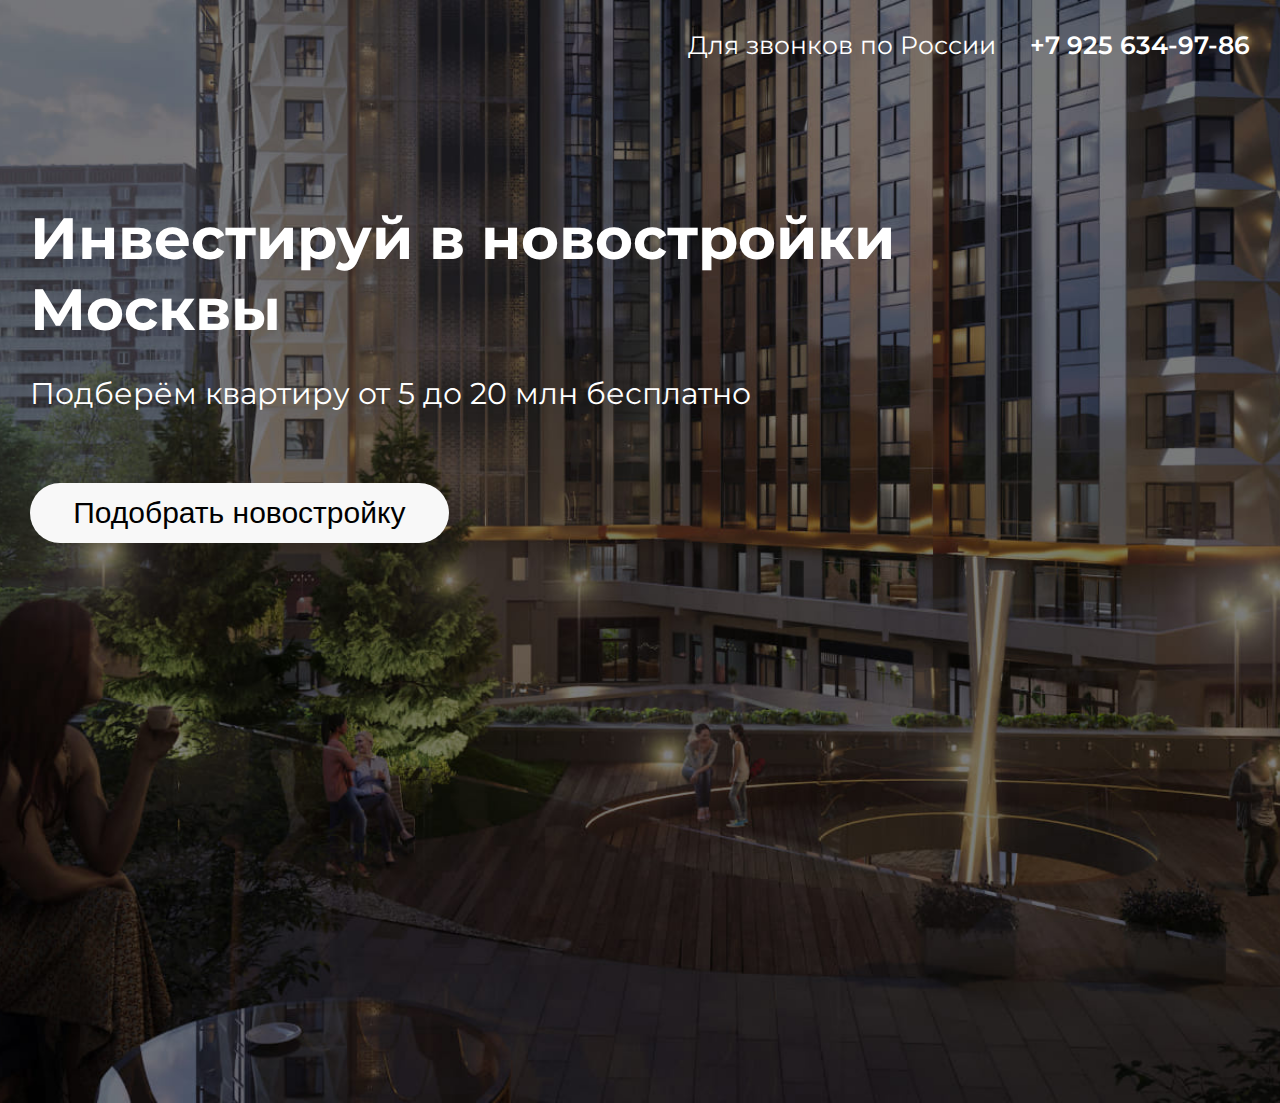
<file: index.html>
<!DOCTYPE html>
<html lang="rus">

<head>
    <meta charset="UTF-8">
    <meta http-equiv="X-UA-Compatible" content="IE=edge">
    <meta name="viewport" content="width=device-width, initial-scale=1.0">
    <title>Estate Quiz</title>
    <link rel="preconnect" href="https://fonts.googleapis.com">
    <link rel="preconnect" href="https://fonts.gstatic.com" crossorigin>
    <link href="https://fonts.googleapis.com/css2?family=Montserrat:wght@400;600&display=swap" rel="stylesheet">
    <link rel="stylesheet" href="./style/style.css">
    <link rel="shortcut icon" href="favicon.svg" type="image/x-icon">
</head>

<body>
    <nav class="header">
        <div class="container">
            <div class="header__inner">
                <!-- <a href="" class="header__logo">
                    <img src="./img/logo.svg" alt="" class="logo">
                </a> -->
                <div class="header__info">
                    <div class="header__info__info">Для звонков по России</div>
                    <a href="tel:+79256349786" class="header__phone">+7 925 634-97-86</a>
                </div>
            </div>

        </div>
    </nav>
    <section class="quiz">
        <div class="quiz__wrapper">
            <div class="quiz__slide quiz_opened-page">
                <div class="quiz__main-page ">
                    <div class="container">
                        <h1 class="main-page__title title">
                            Инвестируй в новостройки <br>Москвы
                        </h1>
                        <p class="main-page__subtitle subtitle">
                            Подберём квартиру от 5 до 20 млн бесплатно
                        </p>
                        <button class="btn-white btn-main " id="btn-main">
                            Подобрать новостройку
                        </button>
                    </div>
                </div>
            </div>
            <div class="quiz__slide">
                <div class="quiz__budget">
                    <div class="container">
                        <h1 class="budget__title title">
                            Ваш бюджет
                        </h1>
                        <div class="slider">
                            <div class="container-slider">
                                <div class="slider-track">
                                    <input type="range" min="5" max="20" value="5" id="slider-1" oninput="slideOne()">
                                    <input type="range" min="5" max="20" value="20" id="slider-2" oninput="slideTwo()">
                                </div>
                            </div>
                            <div class="values">
                                <div id="range1"></div>
                                <span>&ndash;</span>
                                <div id="range2"></div>
                            </div>
                            <div class="btn-budget">
                                <button class="btn-white" id="btn-budget" type="submit">
                                    Далее
                                </button>
                            </div>
    
                        </div>
    
                    </div>
                </div>
            </div>
            <div class="quiz__slide">
                <div class="quiz__rooms">
                    <div class="container">
                        <h1 class="rooms__title title">
                            Количество комнат
                        </h1>
                        <div class="period-buttons">
                            <div class="quiz-buttons">
                                <button class="btn-choice">1 комната</button>
                                <button class="btn-choice">2 комнаты</button>
                                <button class="btn-choice">3 комнаты</button>
                            </div>
                        </div>
    
                    </div>
                </div>
            </div>
            <div class="quiz__slide">
                <div class="quiz__pay-method">
                    <div class="container">
                        <h1 class="pay-method__title title">
                            Наличные или ипотека
                        </h1>
                        <div class="pay-method-buttons">
                            <div class="quiz-buttons">
                                <button class="btn-choice btn-pay-method">Наличные</button>
                                <button class="btn-choice btn-pay-method">Ипотека (0,01%)</button>
                            </div>
                        </div>
    
                    </div>
                </div>
            </div>
            <div class="quiz__slide">
                <div class="quiz__period">
                    <div class="container">
                        <h1 class="period__title title">
                            Срок инвестиций
                        </h1>
                        <div class="period-buttons">
                            <div class="quiz-buttons">
                                <button class="btn-choice btn-period">1 год</button>
                                <button class="btn-choice btn-period">2 года</button>
                                <button class="btn-choice btn-period">3 года</button>
                            </div>
                        </div>
    
                    </div>
                </div>
            </div>
            <div class="quiz__slide">
                <div class="quiz__form">
                    <div class="container">
                        <h1 class="form__title title">
                            Заполните форму
                        </h1>
                        <p class="form__subtitle subtitle">
                            С вами свяжется специалист и расскажет о лучших предложениях, подобранных под ваши критерии
                        </p>
                        <form method="post" class="contact-form" id="form-5">
                            <input type="tel" name="tel" placeholder="8-885-543-22-55" class="form__field" required>
                            <input type="text" name="name" placeholder="Игорь" class="form__field form__field-name"
                                required>
                            <button type="submit" class="btn-choice btn-form">Отправить</button>
                        </form>
                        <a href="/policy.html" class="policy" target="_blank">Политика конфиденциальности</a>
                        <div class="flats">
                            <div class="flats__info">
                                <div class="flats__count">
                                </div>
                                <span class="flats__text">
                                    квартир подобрано для вас
                                </span>
                            </div>
                        </div>
                    </div>
                </div>
            </div>
            <div class="quiz__slide">
                <div class="quiz__success">
                    <div class="container">
                        <h1 class="success_title title">
                            Ожидайте бесплатного звонка от нашего специалиста!
                        </h1>
                    </div>
                </div>
                
            </div>
        </div>
    </section>
    <script src="./script.js"></script>


</body>

</html>
</file>
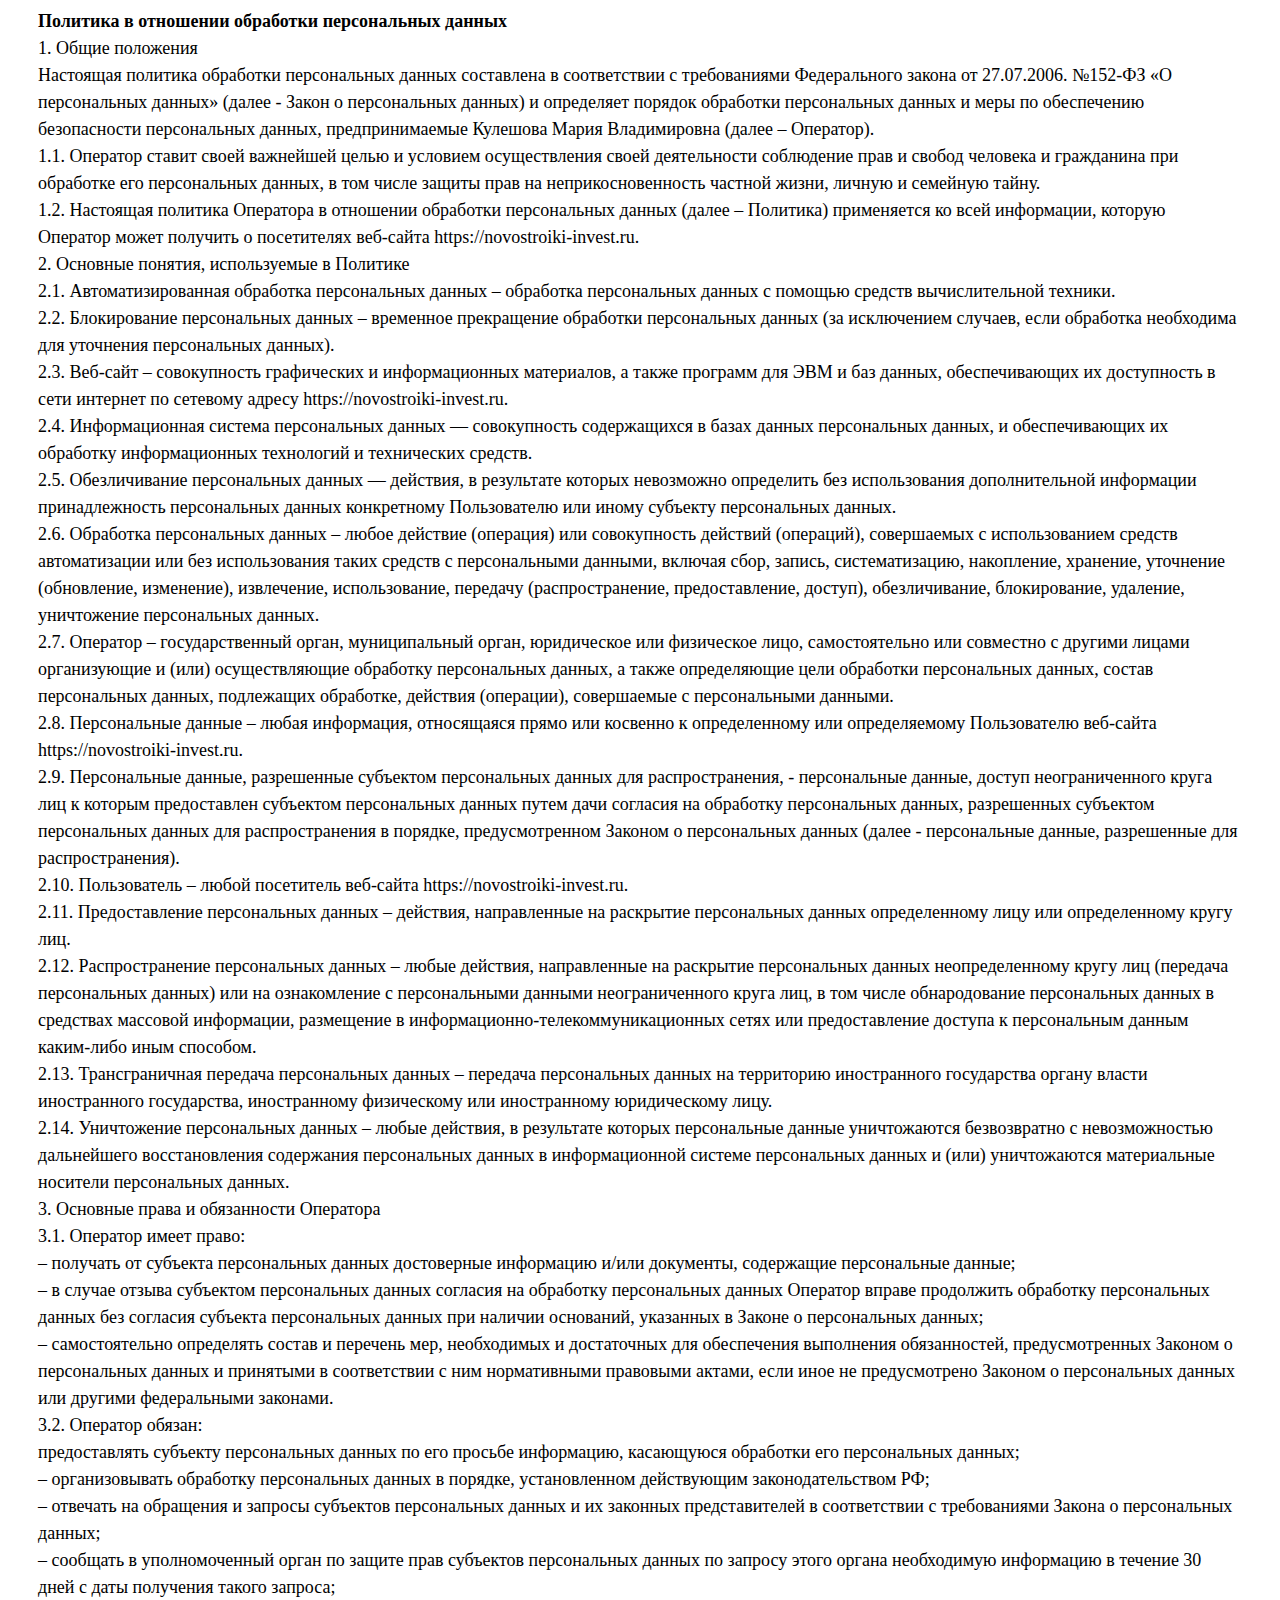
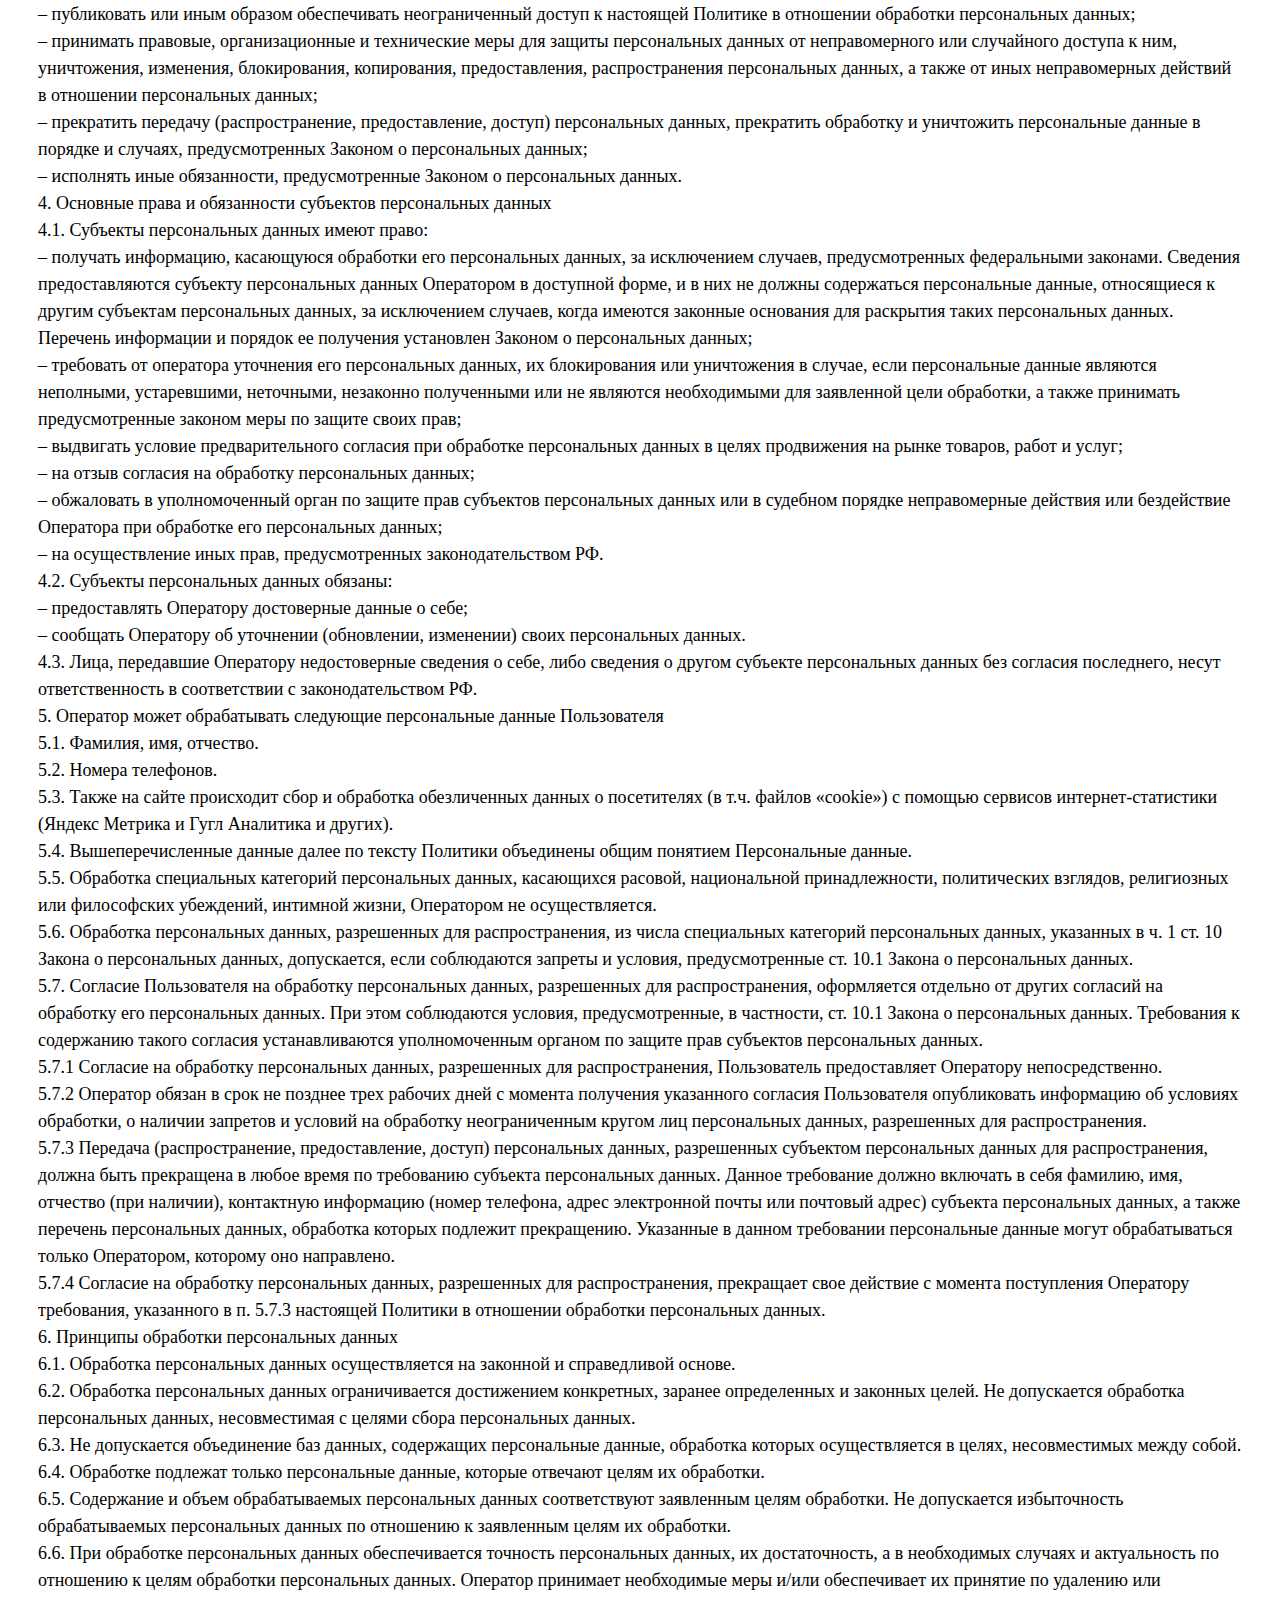
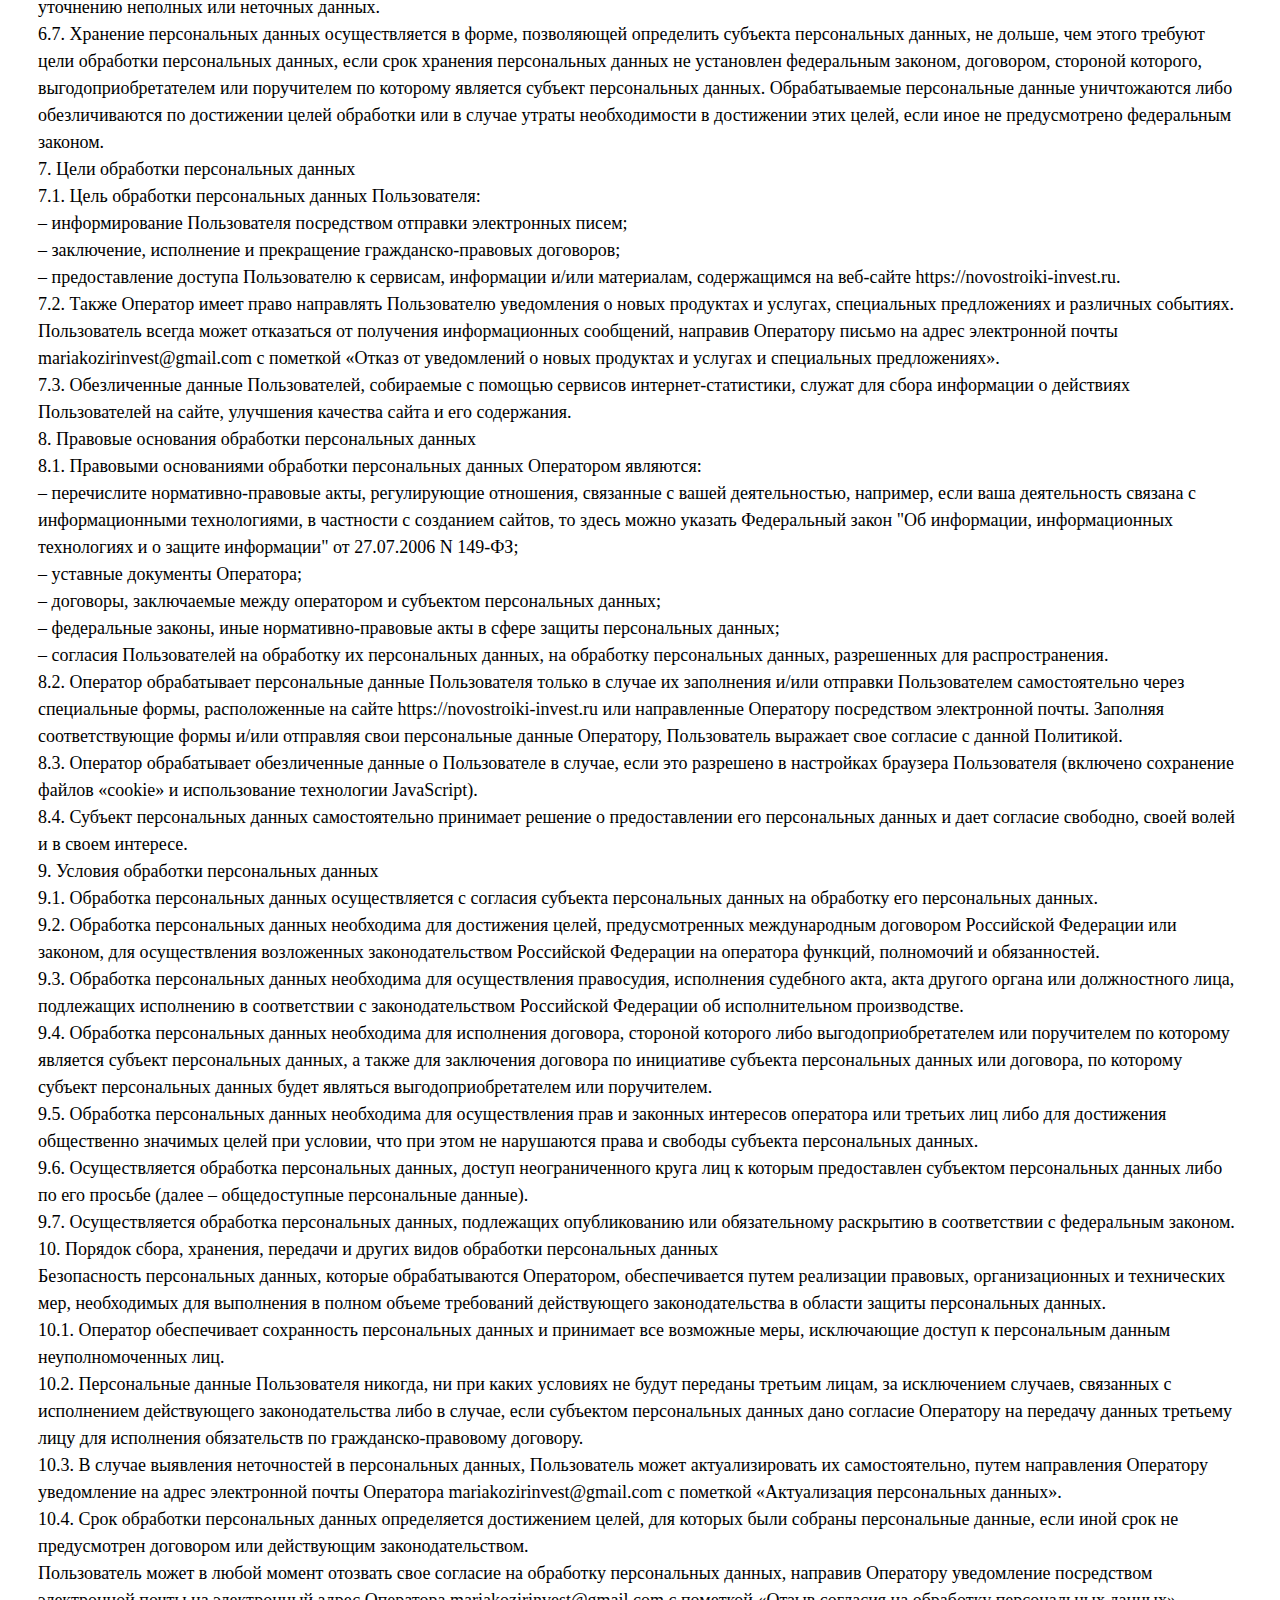
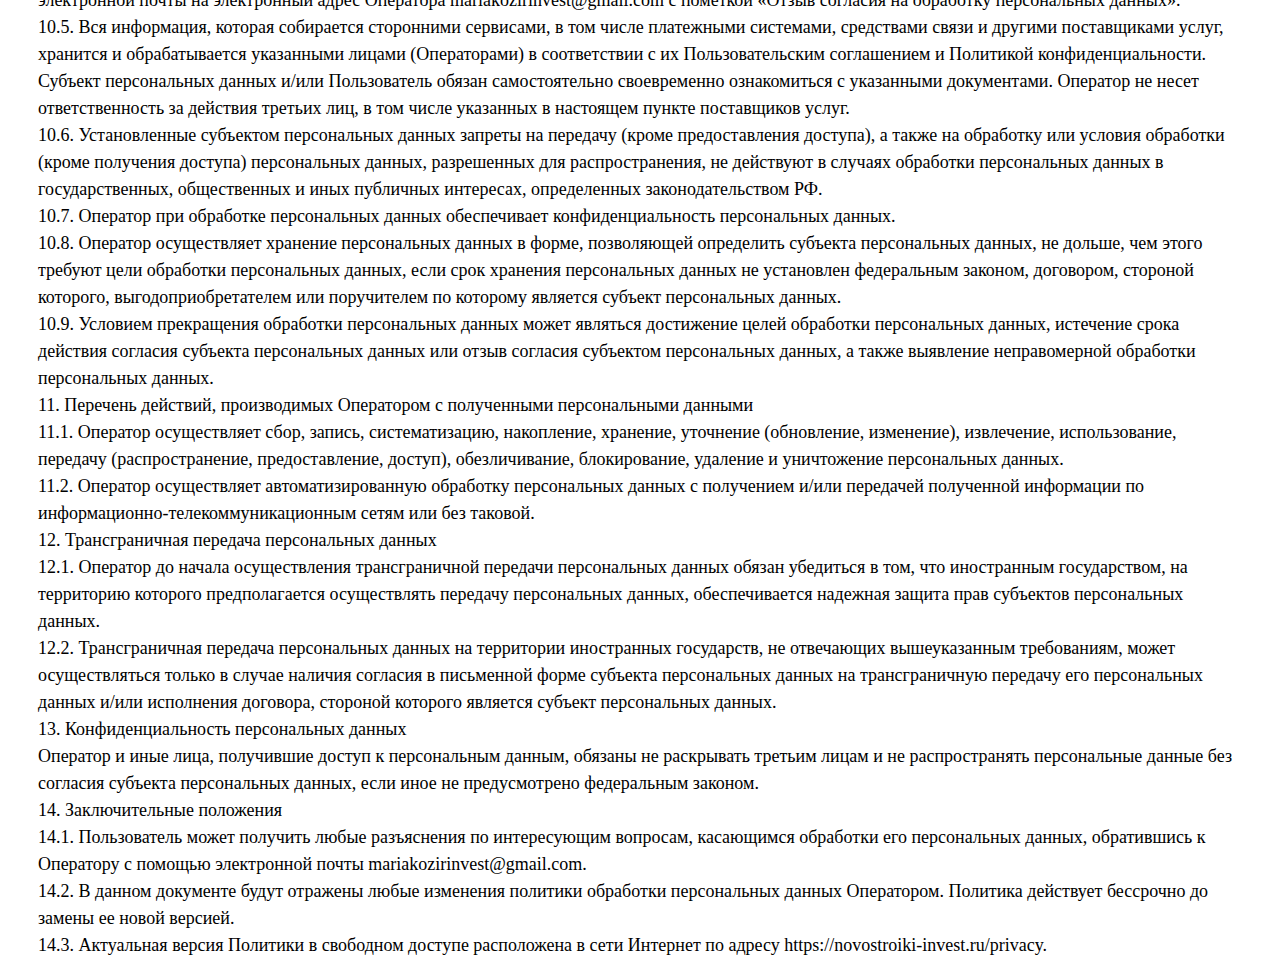
<file: policy.html>
<!DOCTYPE html>
<html lang="en">
<head>
    <meta charset="UTF-8">
    <meta http-equiv="X-UA-Compatible" content="IE=edge">
    <meta name="viewport" content="width=device-width, initial-scale=1.0">
    <title>Политика конфиденциальности</title>
    <link rel="stylesheet" href="./style/policy.css">
</head>
<body>
    <div class="policy__content">
        <div class="container">
            <b>Политика в отношении обработки персональных данных</b>
<br>1. Общие положения <br>
Настоящая политика обработки персональных данных составлена в соответствии с требованиями Федерального закона от 27.07.2006. №152-ФЗ «О персональных данных» (далее - Закон о персональных данных) и определяет порядок обработки персональных данных и меры по обеспечению безопасности персональных данных, предпринимаемые Кулешова Мария Владимировна (далее – Оператор).
<br>1.1. Оператор ставит своей важнейшей целью и условием осуществления своей деятельности соблюдение прав и свобод человека и гражданина при обработке его персональных данных, в том числе защиты прав на неприкосновенность частной жизни, личную и семейную тайну.
<br>1.2. Настоящая политика Оператора в отношении обработки персональных данных (далее – Политика) применяется ко всей информации, которую Оператор может получить о посетителях веб-сайта https://novostroiki-invest.ru.
<br>2. Основные понятия, используемые в Политике
<br>2.1. Автоматизированная обработка персональных данных – обработка персональных данных с помощью средств вычислительной техники.
<br>2.2. Блокирование персональных данных – временное прекращение обработки персональных данных (за исключением случаев, если обработка необходима для уточнения персональных данных).
<br>2.3. Веб-сайт – совокупность графических и информационных материалов, а также программ для ЭВМ и баз данных, обеспечивающих их доступность в сети интернет по сетевому адресу https://novostroiki-invest.ru.
<br>2.4. Информационная система персональных данных — совокупность содержащихся в базах данных персональных данных, и обеспечивающих их обработку информационных технологий и технических средств.
<br>2.5. Обезличивание персональных данных — действия, в результате которых невозможно определить без использования дополнительной информации принадлежность персональных данных конкретному Пользователю или иному субъекту персональных данных.
<br>2.6. Обработка персональных данных – любое действие (операция) или совокупность действий (операций), совершаемых с использованием средств автоматизации или без использования таких средств с персональными данными, включая сбор, запись, систематизацию, накопление, хранение, уточнение (обновление, изменение), извлечение, использование, передачу (распространение, предоставление, доступ), обезличивание, блокирование, удаление, уничтожение персональных данных.
<br>2.7. Оператор – государственный орган, муниципальный орган, юридическое или физическое лицо, самостоятельно или совместно с другими лицами организующие и (или) осуществляющие обработку персональных данных, а также определяющие цели обработки персональных данных, состав персональных данных, подлежащих обработке, действия (операции), совершаемые с персональными данными.
<br>2.8. Персональные данные – любая информация, относящаяся прямо или косвенно к определенному или определяемому Пользователю веб-сайта https://novostroiki-invest.ru.
<br>2.9. Персональные данные, разрешенные субъектом персональных данных для распространения, - персональные данные, доступ неограниченного круга лиц к которым предоставлен субъектом персональных данных путем дачи согласия на обработку персональных данных, разрешенных субъектом персональных данных для распространения в порядке, предусмотренном Законом о персональных данных (далее - персональные данные, разрешенные для распространения).
<br>2.10. Пользователь – любой посетитель веб-сайта https://novostroiki-invest.ru.
<br>2.11. Предоставление персональных данных – действия, направленные на раскрытие персональных данных определенному лицу или определенному кругу лиц.
<br>2.12. Распространение персональных данных – любые действия, направленные на раскрытие персональных данных неопределенному кругу лиц (передача персональных данных) или на ознакомление с персональными данными неограниченного круга лиц, в том числе обнародование персональных данных в средствах массовой информации, размещение в информационно-телекоммуникационных сетях или предоставление доступа к персональным данным каким-либо иным способом.
<br>2.13. Трансграничная передача персональных данных – передача персональных данных на территорию иностранного государства органу власти иностранного государства, иностранному физическому или иностранному юридическому лицу.
<br>2.14. Уничтожение персональных данных – любые действия, в результате которых персональные данные уничтожаются безвозвратно с невозможностью дальнейшего восстановления содержания персональных данных в информационной системе персональных данных и (или) уничтожаются материальные носители персональных данных.
<br>3. Основные права и обязанности Оператора
<br>3.1. Оператор имеет право:
<br>– получать от субъекта персональных данных достоверные информацию и/или документы, содержащие персональные данные;
<br>– в случае отзыва субъектом персональных данных согласия на обработку персональных данных Оператор вправе продолжить обработку персональных данных без согласия субъекта персональных данных при наличии оснований, указанных в Законе о персональных данных;
<br>– самостоятельно определять состав и перечень мер, необходимых и достаточных для обеспечения выполнения обязанностей, предусмотренных Законом о персональных данных и принятыми в соответствии с ним нормативными правовыми актами, если иное не предусмотрено Законом о персональных данных или другими федеральными законами.
<br>3.2. Оператор обязан:
<br> предоставлять субъекту персональных данных по его просьбе информацию, касающуюся обработки его персональных данных;
<br>– организовывать обработку персональных данных в порядке, установленном действующим законодательством РФ;
<br>– отвечать на обращения и запросы субъектов персональных данных и их законных представителей в соответствии с требованиями Закона о персональных данных;
<br>– сообщать в уполномоченный орган по защите прав субъектов персональных данных по запросу этого органа необходимую информацию в течение 30 дней с даты получения такого запроса;
<br>– публиковать или иным образом обеспечивать неограниченный доступ к настоящей Политике в отношении обработки персональных данных;
<br>– принимать правовые, организационные и технические меры для защиты персональных данных от неправомерного или случайного доступа к ним, уничтожения, изменения, блокирования, копирования, предоставления, распространения персональных данных, а также от иных неправомерных действий в отношении персональных данных;
<br>– прекратить передачу (распространение, предоставление, доступ) персональных данных, прекратить обработку и уничтожить персональные данные в порядке и случаях, предусмотренных Законом о персональных данных;
<br>– исполнять иные обязанности, предусмотренные Законом о персональных данных.
<br>4. Основные права и обязанности субъектов персональных данных
<br>4.1. Субъекты персональных данных имеют право:
<br>– получать информацию, касающуюся обработки его персональных данных, за исключением случаев, предусмотренных федеральными законами. Сведения предоставляются субъекту персональных данных Оператором в доступной форме, и в них не должны содержаться персональные данные, относящиеся к другим субъектам персональных данных, за исключением случаев, когда имеются законные основания для раскрытия таких персональных данных. Перечень информации и порядок ее получения установлен Законом о персональных данных;
<br>– требовать от оператора уточнения его персональных данных, их блокирования или уничтожения в случае, если персональные данные являются неполными, устаревшими, неточными, незаконно полученными или не являются необходимыми для заявленной цели обработки, а также принимать предусмотренные законом меры по защите своих прав;
<br>– выдвигать условие предварительного согласия при обработке персональных данных в целях продвижения на рынке товаров, работ и услуг;
<br>– на отзыв согласия на обработку персональных данных;
<br>– обжаловать в уполномоченный орган по защите прав субъектов персональных данных или в судебном порядке неправомерные действия или бездействие Оператора при обработке его персональных данных;
<br>– на осуществление иных прав, предусмотренных законодательством РФ.
<br>4.2. Субъекты персональных данных обязаны:
<br>– предоставлять Оператору достоверные данные о себе;
<br>– сообщать Оператору об уточнении (обновлении, изменении) своих персональных данных.
<br>4.3. Лица, передавшие Оператору недостоверные сведения о себе, либо сведения о другом субъекте персональных данных без согласия последнего, несут ответственность в соответствии с законодательством РФ.
<br>5. Оператор может обрабатывать следующие персональные данные Пользователя
<br>5.1. Фамилия, имя, отчество.
<br>5.2. Номера телефонов.
<br>5.3. Также на сайте происходит сбор и обработка обезличенных данных о посетителях (в т.ч. файлов «cookie») с помощью сервисов интернет-статистики (Яндекс Метрика и Гугл Аналитика и других).
<br>5.4. Вышеперечисленные данные далее по тексту Политики объединены общим понятием Персональные данные.
<br>5.5. Обработка специальных категорий персональных данных, касающихся расовой, национальной принадлежности, политических взглядов, религиозных или философских убеждений, интимной жизни, Оператором не осуществляется.
<br>5.6. Обработка персональных данных, разрешенных для распространения, из числа специальных категорий персональных данных, указанных в ч. 1 ст. 10 Закона о персональных данных, допускается, если соблюдаются запреты и условия, предусмотренные ст. 10.1 Закона о персональных данных.
<br>5.7. Согласие Пользователя на обработку персональных данных, разрешенных для распространения, оформляется отдельно от других согласий на обработку его персональных данных. При этом соблюдаются условия, предусмотренные, в частности, ст. 10.1 Закона о персональных данных. Требования к содержанию такого согласия устанавливаются уполномоченным органом по защите прав субъектов персональных данных.
<br>5.7.1 Согласие на обработку персональных данных, разрешенных для распространения, Пользователь предоставляет Оператору непосредственно.
<br>5.7.2 Оператор обязан в срок не позднее трех рабочих дней с момента получения указанного согласия Пользователя опубликовать информацию об условиях обработки, о наличии запретов и условий на обработку неограниченным кругом лиц персональных данных, разрешенных для распространения.
<br>5.7.3 Передача (распространение, предоставление, доступ) персональных данных, разрешенных субъектом персональных данных для распространения, должна быть прекращена в любое время по требованию субъекта персональных данных. Данное требование должно включать в себя фамилию, имя, отчество (при наличии), контактную информацию (номер телефона, адрес электронной почты или почтовый адрес) субъекта персональных данных, а также перечень персональных данных, обработка которых подлежит прекращению. Указанные в данном требовании персональные данные могут обрабатываться только Оператором, которому оно направлено.
<br>5.7.4 Согласие на обработку персональных данных, разрешенных для распространения, прекращает свое действие с момента поступления Оператору требования, указанного в п. 5.7.3 настоящей Политики в отношении обработки персональных данных.
<br>6. Принципы обработки персональных данных
<br>6.1. Обработка персональных данных осуществляется на законной и справедливой основе.
<br>6.2. Обработка персональных данных ограничивается достижением конкретных, заранее определенных и законных целей. Не допускается обработка персональных данных, несовместимая с целями сбора персональных данных.
<br>6.3. Не допускается объединение баз данных, содержащих персональные данные, обработка которых осуществляется в целях, несовместимых между собой.
<br>6.4. Обработке подлежат только персональные данные, которые отвечают целям их обработки.
<br>6.5. Содержание и объем обрабатываемых персональных данных соответствуют заявленным целям обработки. Не допускается избыточность обрабатываемых персональных данных по отношению к заявленным целям их обработки.
<br>6.6. При обработке персональных данных обеспечивается точность персональных данных, их достаточность, а в необходимых случаях и актуальность по отношению к целям обработки персональных данных. Оператор принимает необходимые меры и/или обеспечивает их принятие по удалению или уточнению неполных или неточных данных.
<br>6.7. Хранение персональных данных осуществляется в форме, позволяющей определить субъекта персональных данных, не дольше, чем этого требуют цели обработки персональных данных, если срок хранения персональных данных не установлен федеральным законом, договором, стороной которого, выгодоприобретателем или поручителем по которому является субъект персональных данных. Обрабатываемые персональные данные уничтожаются либо обезличиваются по достижении целей обработки или в случае утраты необходимости в достижении этих целей, если иное не предусмотрено федеральным законом.
<br>7. Цели обработки персональных данных
<br>7.1. Цель обработки персональных данных Пользователя:
<br>– информирование Пользователя посредством отправки электронных писем;
<br>– заключение, исполнение и прекращение гражданско-правовых договоров;
<br>– предоставление доступа Пользователю к сервисам, информации и/или материалам, содержащимся на веб-сайте https://novostroiki-invest.ru.
<br>7.2. Также Оператор имеет право направлять Пользователю уведомления о новых продуктах и услугах, специальных предложениях и различных событиях. Пользователь всегда может отказаться от получения информационных сообщений, направив Оператору письмо на адрес электронной почты mariakozirinvest@gmail.com с пометкой «Отказ от уведомлений о новых продуктах и услугах и специальных предложениях».
<br>7.3. Обезличенные данные Пользователей, собираемые с помощью сервисов интернет-статистики, служат для сбора информации о действиях Пользователей на сайте, улучшения качества сайта и его содержания.
<br>8. Правовые основания обработки персональных данных
<br>8.1. Правовыми основаниями обработки персональных данных Оператором являются:
<br>– перечислите нормативно-правовые акты, регулирующие отношения, связанные с вашей деятельностью, например, если ваша деятельность связана с информационными технологиями, в частности с созданием сайтов, то здесь можно указать Федеральный закон "Об информации, информационных технологиях и о защите информации" от 27.07.2006 N 149-ФЗ;
<br>– уставные документы Оператора;
<br>– договоры, заключаемые между оператором и субъектом персональных данных;
<br>– федеральные законы, иные нормативно-правовые акты в сфере защиты персональных данных;
<br>– согласия Пользователей на обработку их персональных данных, на обработку персональных данных, разрешенных для распространения.
<br>8.2. Оператор обрабатывает персональные данные Пользователя только в случае их заполнения и/или отправки Пользователем самостоятельно через специальные формы, расположенные на сайте https://novostroiki-invest.ru или направленные Оператору посредством электронной почты. Заполняя соответствующие формы и/или отправляя свои персональные данные Оператору, Пользователь выражает свое согласие с данной Политикой.
<br>8.3. Оператор обрабатывает обезличенные данные о Пользователе в случае, если это разрешено в настройках браузера Пользователя (включено сохранение файлов «cookie» и использование технологии JavaScript).
<br>8.4. Субъект персональных данных самостоятельно принимает решение о предоставлении его персональных данных и дает согласие свободно, своей волей и в своем интересе.
<br>9. Условия обработки персональных данных
<br>9.1. Обработка персональных данных осуществляется с согласия субъекта персональных данных на обработку его персональных данных.
<br>9.2. Обработка персональных данных необходима для достижения целей, предусмотренных международным договором Российской Федерации или законом, для осуществления возложенных законодательством Российской Федерации на оператора функций, полномочий и обязанностей.
<br>9.3. Обработка персональных данных необходима для осуществления правосудия, исполнения судебного акта, акта другого органа или должностного лица, подлежащих исполнению в соответствии с законодательством Российской Федерации об исполнительном производстве.
<br>9.4. Обработка персональных данных необходима для исполнения договора, стороной которого либо выгодоприобретателем или поручителем по которому является субъект персональных данных, а также для заключения договора по инициативе субъекта персональных данных или договора, по которому субъект персональных данных будет являться выгодоприобретателем или поручителем.
<br>9.5. Обработка персональных данных необходима для осуществления прав и законных интересов оператора или третьих лиц либо для достижения общественно значимых целей при условии, что при этом не нарушаются права и свободы субъекта персональных данных.
<br>9.6. Осуществляется обработка персональных данных, доступ неограниченного круга лиц к которым предоставлен субъектом персональных данных либо по его просьбе (далее – общедоступные персональные данные).
<br>9.7. Осуществляется обработка персональных данных, подлежащих опубликованию или обязательному раскрытию в соответствии с федеральным законом.
<br>10. Порядок сбора, хранения, передачи и других видов обработки персональных данных
<br>Безопасность персональных данных, которые обрабатываются Оператором, обеспечивается путем реализации правовых, организационных и технических мер, необходимых для выполнения в полном объеме требований действующего законодательства в области защиты персональных данных.
<br>10.1. Оператор обеспечивает сохранность персональных данных и принимает все возможные меры, исключающие доступ к персональным данным неуполномоченных лиц.
<br>10.2. Персональные данные Пользователя никогда, ни при каких условиях не будут переданы третьим лицам, за исключением случаев, связанных с исполнением действующего законодательства либо в случае, если субъектом персональных данных дано согласие Оператору на передачу данных третьему лицу для исполнения обязательств по гражданско-правовому договору.
<br>10.3. В случае выявления неточностей в персональных данных, Пользователь может актуализировать их самостоятельно, путем направления Оператору уведомление на адрес электронной почты Оператора mariakozirinvest@gmail.com с пометкой «Актуализация персональных данных».
<br>10.4. Срок обработки персональных данных определяется достижением целей, для которых были собраны персональные данные, если иной срок не предусмотрен договором или действующим законодательством.
<br>Пользователь может в любой момент отозвать свое согласие на обработку персональных данных, направив Оператору уведомление посредством электронной почты на электронный адрес Оператора mariakozirinvest@gmail.com с пометкой «Отзыв согласия на обработку персональных данных».
<br>10.5. Вся информация, которая собирается сторонними сервисами, в том числе платежными системами, средствами связи и другими поставщиками услуг, хранится и обрабатывается указанными лицами (Операторами) в соответствии с их Пользовательским соглашением и Политикой конфиденциальности. Субъект персональных данных и/или Пользователь обязан самостоятельно своевременно ознакомиться с указанными документами. Оператор не несет ответственность за действия третьих лиц, в том числе указанных в настоящем пункте поставщиков услуг.
<br>10.6. Установленные субъектом персональных данных запреты на передачу (кроме предоставления доступа), а также на обработку или условия обработки (кроме получения доступа) персональных данных, разрешенных для распространения, не действуют в случаях обработки персональных данных в государственных, общественных и иных публичных интересах, определенных законодательством РФ.
<br>10.7. Оператор при обработке персональных данных обеспечивает конфиденциальность персональных данных.
<br>10.8. Оператор осуществляет хранение персональных данных в форме, позволяющей определить субъекта персональных данных, не дольше, чем этого требуют цели обработки персональных данных, если срок хранения персональных данных не установлен федеральным законом, договором, стороной которого, выгодоприобретателем или поручителем по которому является субъект персональных данных.
<br>10.9. Условием прекращения обработки персональных данных может являться достижение целей обработки персональных данных, истечение срока действия согласия субъекта персональных данных или отзыв согласия субъектом персональных данных, а также выявление неправомерной обработки персональных данных.
<br>11. Перечень действий, производимых Оператором с полученными персональными данными
<br>11.1. Оператор осуществляет сбор, запись, систематизацию, накопление, хранение, уточнение (обновление, изменение), извлечение, использование, передачу (распространение, предоставление, доступ), обезличивание, блокирование, удаление и уничтожение персональных данных.
<br>11.2. Оператор осуществляет автоматизированную обработку персональных данных с получением и/или передачей полученной информации по информационно-телекоммуникационным сетям или без таковой.
<br>12. Трансграничная передача персональных данных
<br>12.1. Оператор до начала осуществления трансграничной передачи персональных данных обязан убедиться в том, что иностранным государством, на территорию которого предполагается осуществлять передачу персональных данных, обеспечивается надежная защита прав субъектов персональных данных.
<br>12.2. Трансграничная передача персональных данных на территории иностранных государств, не отвечающих вышеуказанным требованиям, может осуществляться только в случае наличия согласия в письменной форме субъекта персональных данных на трансграничную передачу его персональных данных и/или исполнения договора, стороной которого является субъект персональных данных.
<br>13. Конфиденциальность персональных данных
<br>Оператор и иные лица, получившие доступ к персональным данным, обязаны не раскрывать третьим лицам и не распространять персональные данные без согласия субъекта персональных данных, если иное не предусмотрено федеральным законом.
<br>14. Заключительные положения
<br>14.1. Пользователь может получить любые разъяснения по интересующим вопросам, касающимся обработки его персональных данных, обратившись к Оператору с помощью электронной почты mariakozirinvest@gmail.com.
<br>14.2. В данном документе будут отражены любые изменения политики обработки персональных данных Оператором. Политика действует бессрочно до замены ее новой версией.
<br>14.3. Актуальная версия Политики в свободном доступе расположена в сети Интернет по адресу https://novostroiki-invest.ru/privacy.
        </div>
    </div>
</body>
</html>
</file>
<file: style/style.css>
body {
    background-image: url(../img/background-img.jpg);
    background-size: cover;
    background-position-x: center;
    background-position-y: center;
    background-repeat: no-repeat;
    font-family: "Montserrat", sans-serif;
    font-size: 30px;
    margin: 0;
    color: #fff;
    font-weight: 400;
}

a {
    text-decoration: none;
}

button {
    text-decoration: none;
    border: none;
    padding: 0;
    outline: none;
}

h1,
h2,
h3,
h4,
h5,
h6,
p {
    margin: 0;
    padding: 0;
}

.container {
    max-width: 1260px;
    margin: 0 auto;
    padding: 0px 30px;
}

.header {
    padding: 1em 0px;
}

/* .header__inner {
    display: flex;
    flex-direction: row;
    justify-content: space-between;
    align-items: center;
} */
.header__inner{
    justify-content: flex-end;
}

/* .header__logo {
    width: 70px;
    height: 70px;
}

.logo {
    width: 100%;
    border-radius: 100%;
    background-color: #fff;

} */

.header__info {
    display: flex;
    align-items: center;
    justify-content: flex-end;
    font-size: 0.83em;
    transition: all 0.7s ease;
}

.info_hidden{
    opacity: 0;
}
.header__phone {
    margin-left: 1.38em;
    color: #fff;
    font-weight: 600;
    position: relative;
}
.header__phone:after{
    content: "";
    width: 100%;
    height: 2px;
    background-color: #fff;
    position: absolute;
    left: 0;
    bottom: -5px;
    opacity: 0;
    transition: all 0.3s ease;
    border-radius: 2px;
}
.header__phone:hover.header__phone:after{
    opacity: 1;
}

.quiz{
    padding-top: 3.77em;
    width: 100%;
    position: relative;
    height: 100vh;
    overflow: hidden;
}
.quiz__wrapper{
    display: flex;
    width: 700%;
    transition: all 0.7s ease;
    height: 100%;
}
.quiz__slide{
    position: absolute;
    left: 100%;
    width: 100%;
    height: 100%;
    transition: all 0.7s ease;
    opacity: 0;
}
.quiz_opened-page{
    left: 0;
    opacity: 1;
}
.quiz_passed-page{
    left: -100%;
    position: absolute;
    opacity: 0;
}
.title {
    font-size: 1.94em;
}

.subtitle {
    padding-top: 1em;
}

.btn-white {
    font-size: 1em;
    font-weight: 400;
    text-align: center;
    padding: 0.44em 1.44em;
    background-color: rgb(248, 248, 248);
    border-radius: 2.13em;
    cursor: pointer;
    color: #000;
    transition: all 0.2s ease;

}

.btn-white:hover{
    background-color: #fff;
    box-shadow: 0px 0px 20px rgba(255, 255, 255, 0.5);
}

.btn-main {
    margin-top: 2.36em;
    color: #000;
}
/* 
.footer {
    position: absolute;
    bottom: 0;
    width: 100%;
    height: 100px;
    font-size: 0.7em;
    font-weight: 400;
    background-color: rgba(0, 0, 0, 0.5);
}

.footer__info {
    margin-top: 1em;
} */

.container-slider {
    margin-top: 3em;
    margin-bottom: 1.77em;
    position: relative;
    width: 100%;
    height: 1em;
}

input[type="range"] {
    -webkit-appearance: none;
    -moz-appearance: none;
    appearance: none;
    width: 100%;
    outline: none;
    position: absolute;
    margin: auto;
    top: 0;
    bottom: 0;
    background-color: transparent;
    pointer-events: none;
}

.slider-track {
    width: 100%;
    height: 6px;
    position: absolute;
    margin: auto;
    top: 0;
    bottom: 0;
    border-radius: 2px;
}

input[type="range"]::-webkit-slider-runnable-track {
    -webkit-appearance: none;
    height: 5px;
}

input[type="range"]::-moz-range-track {
    -moz-appearance: none;
    height: 5px;
}

input[type="range"]::-ms-track {
    appearance: none;
    height: 5px;
}

input[type="range"]::-webkit-slider-thumb {
    -webkit-appearance: none;
    height: 2em;
    width: 4em;
    background-color: #FF9900;
    cursor: pointer;
    margin-top: -11px;
    pointer-events: auto;
    border-radius: 20%;
}

input[type="range"]::-moz-range-thumb {
    -webkit-appearance: none;
    height: 1.7em;
    width: 1.7em;
    cursor: pointer;
    border-radius: 50%;
    background-color: #FF9900;
    pointer-events: auto;
}

input[type="range"]::-ms-thumb {
    appearance: none;
    height: 1.7em;
    width: 1.7em;
    cursor: pointer;
    border-radius: 50%;
    background-color: #FF9900;
    pointer-events: auto;
}

input[type="range"]:active::-webkit-slider-thumb {
    background-color: #ffffff;
    border: 5px solid #FF9900;
}

.values {
    display: flex;
    justify-content: space-between;
    background-color: #FF9900;
    max-width: 10em;
    padding: 0.4em 1em;
    border-radius: 0.5em;
    font-size: 0.83em;
}

.btn-budget {
    display: flex;
    justify-content: end;
    margin-top: 1.88em;
}

.quiz-buttons {
    display: flex;
    flex-wrap: wrap;
    margin-top: 2.5em;
}
.quiz__success{
    display: flex;
    align-items: center;
    justify-content: center;
}
.policy{
    font-size: 12px;
    color: #fff;
}
.btn-choice {
    font-size: 0.83em;
    padding: 0.45em 1.25em;
    border-radius: 0.66em;
    cursor: pointer;
    color: #fff;
    background-color: #FF9900;
    margin-right: 1.66em;
    font-weight: 600;
    border: 0; 
    max-width: 12em;
    width: 100%;
    transition: box-shadow 0.3s ease;
}
.btn-choice:hover{
    box-shadow: 0px 0px 20px rgba(255, 153, 0, 0.5);
}
.btn-choice.btn-form{
    margin-bottom: 0.2em;
}

.btn-choice:last-child {
    margin-right: 0;
}

.contact-form {
    margin-top: 1.77em;
    display: flex;
    flex-wrap: wrap;
    align-items: center;
}

.form__field {
    font-size: 0.83em;
    font-weight: 400;
    padding: 0.44em 1.44em;
    background-color: #fff;
    border-radius: 2.13em;
    border: 0;
    outline: none;
    resize: none;
    margin-right: 1.11em;
}
.form__field::placeholder {
    color: rgba(0, 0, 0, 0.4);
}

input[type="text"]:focus,
input[type="tel"]:focus {
    background-color: rgb(249, 249, 249);
    color: #000;
}

.flats{
    display: flex;
    justify-content: flex-end;
}
.flats__info{
    text-align: center;
}
.flats__count{
    color: #FF9900;
    font-weight: 600;
    font-size: 3em;
}
.flats__text{
    font-size: 0.7em;
}


/* media */

@media screen and (max-width:1180px){
    .contact-form{
        flex-direction: column;
        align-items: start;
    }
    .form__field{
        margin-bottom: 1em;
    }    

}
@media screen and (max-width: 1075px) {
    .quiz-buttons{
        flex-direction: column;
    }
    .btn-choice{
        margin-bottom: 1.4em;
    }
}

@media screen and (max-width: 885px) {
    .form__field{
        margin-bottom: 1.5em;
    }
}

@media screen and (max-width: 710px) {
    .quiz-buttons{
        flex-direction: column;
    }
    .form__field{
        font-size: 1em;
        padding: 0.6em 1.5em;
    }
    .btn-choice{
        padding: 0.6em 1.25em;
    }
    .btn-white{
        font-size: 1.2em;
    }
    .container-slider{
        margin-bottom: 2.2em;
    }
    .values{
        font-size: 1em;
    }
}

@media screen and (max-width: 614px) {
    body{
        font-size: 26px;
    }
    input[type="range"]::-webkit-slider-thumb {
        height: 1.5em;
        width: 3em;
        margin-top: -7px;
    }
    .header__info{
        font-size: 0.7em;
    }
    .quiz{
        padding-top: 2em;
    }
    .btn-choice{
        font-size: 1em;
    }
}
@media screen and (max-width: 505px){
    body{
        font-size: 22px;
    }
    .container{
        padding: 0px 16px;
    }
    .form__subtitle{
        font-size: 0.8em;
    }
}
@media screen and (max-width: 430px){
    body{
        font-size: 20px;
    }
    input[type="range"]::-webkit-slider-thumb {
        height: 1em;
        width: 2em;
        margin-top: -4px;
    }
    .form__field{
        padding: 0.6em 1em;
    }
    .header__info{
        font-size: 0.6em;
    }
    .quiz{
        padding-top: 1em;
    }
}
@media screen and (max-width: 360px){
    body{
        font-size: 18px;
    }
    .form__field{
        max-width: 11em;
        padding: 0.5em 1.3em;
    }
    .btn-white{
        font-size: 1em;
    }
}
@media screen and (max-width: 303px){
    body{
        font-size: 15px;
    }
    .header__info{
        font-size: 0.6em;
    }
}
</file>
<file: style/policy.css>
body{
    background: 0;
    color: #000;
    font-size: 18px;
    line-height: 1.5;
}
.container {
    max-width: 1260px;
    margin: 0 auto;
    padding: 0px 30px;
}
@media screen and (max-width: 505px){
    .container{
        padding: 0px 16px;
    }
}
</file>
